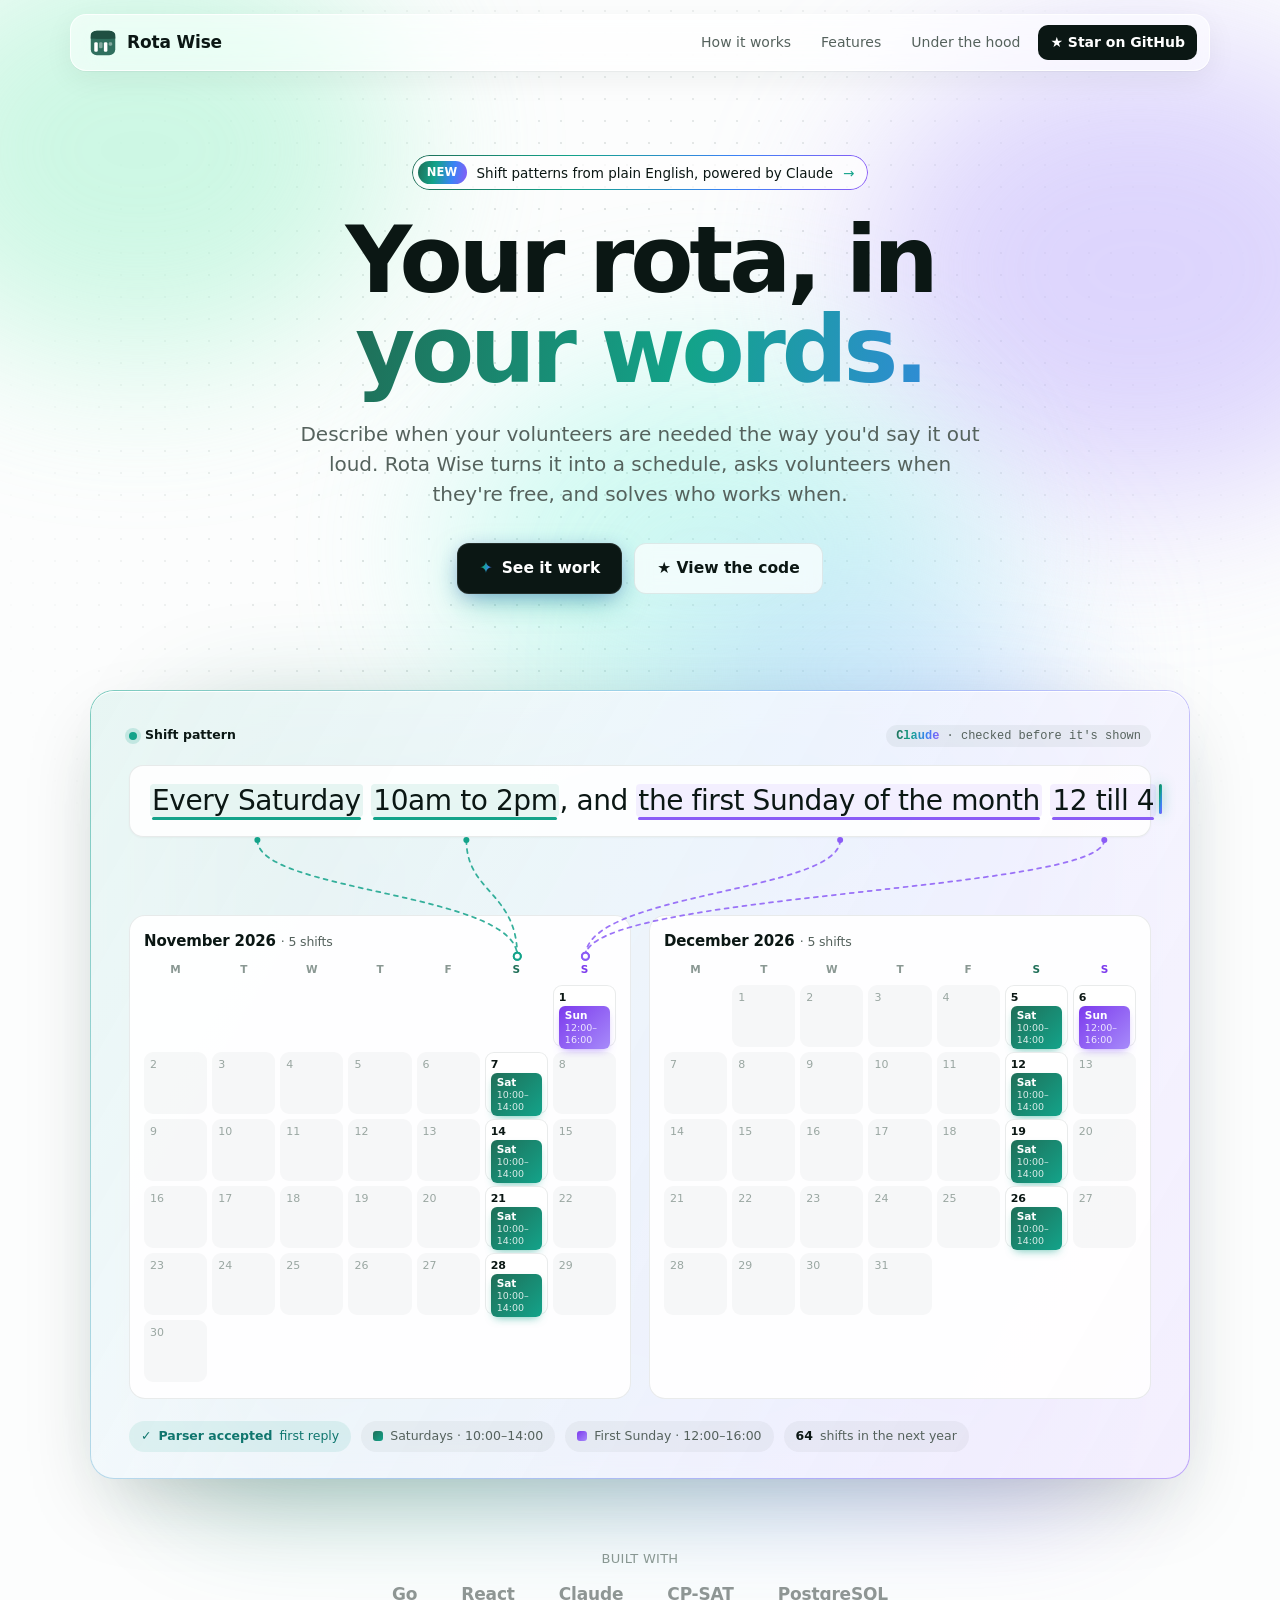
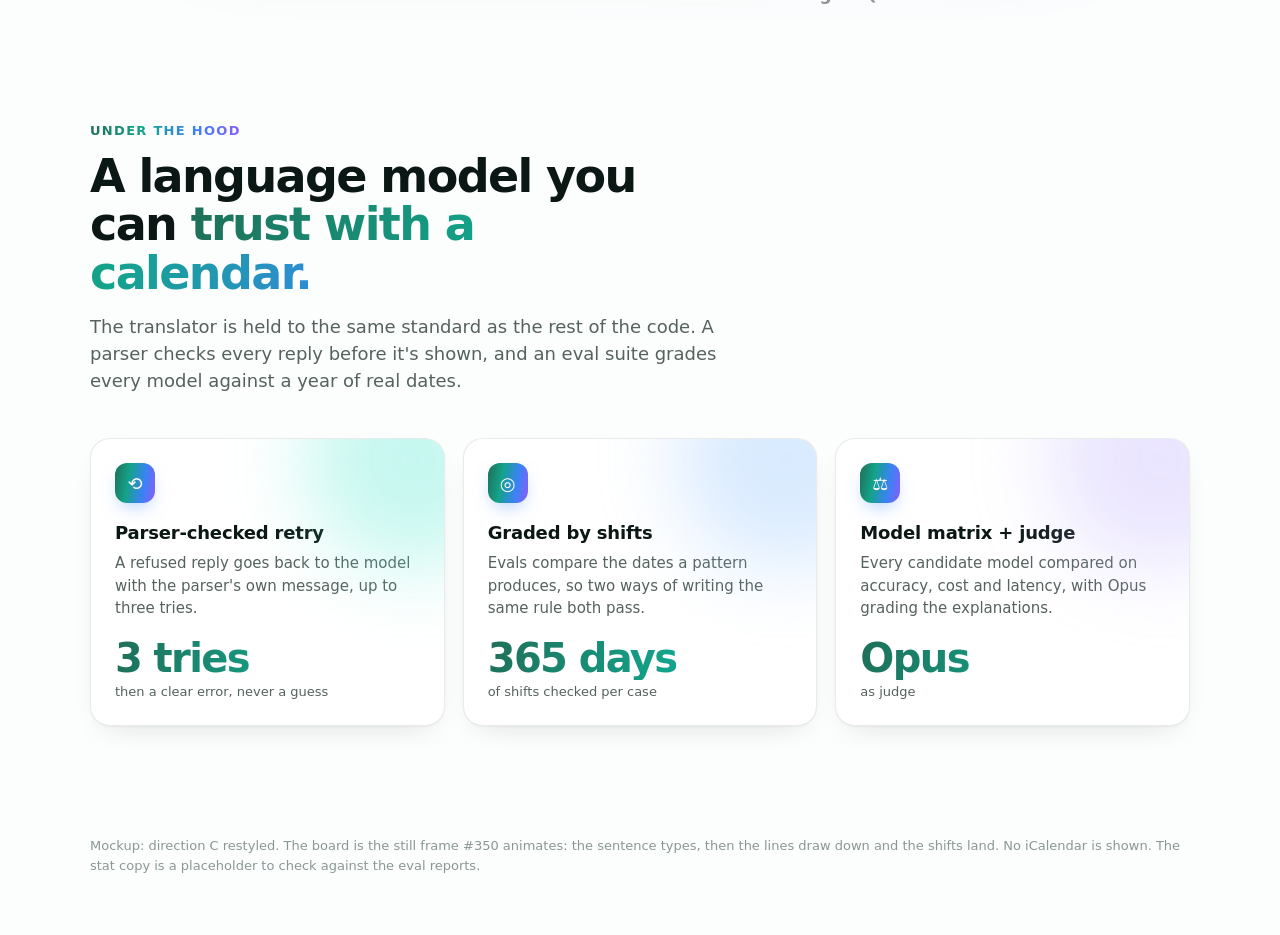
<file: issue-349/splash-mockup.html>
<!doctype html>
<html lang="en-GB">
<head>
<meta charset="utf-8" />
<meta name="viewport" content="width=device-width, initial-scale=1" />
<title>Rota Wise: direction C, start-up polish</title>
<style>
  :root {
    color-scheme: light;
    --text: #55625d;
    --text-h: #0b1714;
    --border: rgba(15, 42, 35, 0.09);
    --band: #1f4f42;
    --accent: #2f6f5e;
    /* The gradient: the logo's greens running out into teal and violet. */
    --g1: #1f6f58;
    --g2: #13a38a;
    --g3: #3b82f6;
    --g4: #8b5cf6;
    --grad: linear-gradient(100deg, var(--g1) 0%, var(--g2) 35%, var(--g3) 70%, var(--g4) 100%);
    --p1: #2563eb; --p2: #0d9488; --p3: #8b5cf6; --p4: #db2777;
    --sans: "Inter", system-ui, "Segoe UI", Roboto, sans-serif;
    --mono: ui-monospace, "SF Mono", "JetBrains Mono", Menlo, monospace;
    font: 16px/1.5 var(--sans);
    color: var(--text);
    -webkit-font-smoothing: antialiased;
  }
  * { box-sizing: border-box; }
  body { margin: 0; background: #fcfdfd; overflow-x: hidden; }
  h1, h2, h3 { color: var(--text-h); margin: 0; }

  /* --- backdrop: aurora blobs over a faint dot grid that fades out --- */
  .sky { position: relative; isolation: isolate; overflow: hidden; }
  .sky::before {
    content: ""; position: absolute; inset: 0; z-index: -2;
    background-image: radial-gradient(rgba(15,42,35,.13) 1px, transparent 1px);
    background-size: 22px 22px;
    -webkit-mask-image: radial-gradient(ellipse 70% 55% at 50% 30%, #000 30%, transparent 75%);
            mask-image: radial-gradient(ellipse 70% 55% at 50% 30%, #000 30%, transparent 75%);
  }
  .blob { position: absolute; z-index: -1; border-radius: 50%; filter: blur(80px); opacity: .55; animation: drift 18s ease-in-out infinite alternate; }
  .blob.b1 { width: 520px; height: 420px; left: -120px; top: -60px; background: #a7f3d0; }
  .blob.b2 { width: 560px; height: 460px; right: -140px; top: 40px; background: #c4b5fd; animation-delay: -6s; }
  .blob.b3 { width: 520px; height: 380px; left: 35%; top: 360px; background: #99f6e4; opacity: .45; animation-delay: -12s; }
  .blob.b4 { width: 380px; height: 300px; right: 18%; top: 520px; background: #bfdbfe; opacity: .5; animation-delay: -3s; }
  @keyframes drift { to { transform: translate(40px, 30px) scale(1.08); } }

  /* --- nav --- */
  .nav { position: sticky; top: 14px; z-index: 5; max-width: 1140px; margin: 14px auto 0; display: flex; align-items: center; justify-content: space-between;
         padding: 10px 12px 10px 18px; border-radius: 16px; background: rgba(255,255,255,.6); backdrop-filter: blur(14px) saturate(1.4);
         -webkit-backdrop-filter: blur(14px) saturate(1.4); border: 1px solid rgba(255,255,255,.8); box-shadow: 0 1px 0 rgba(15,42,35,.04), 0 8px 30px rgba(15,42,35,.06); }
  .brand { display: flex; align-items: center; gap: 10px; font-weight: 700; color: var(--text-h); font-size: 17px; letter-spacing: -0.01em; }
  .links { display: flex; gap: 6px; font-size: 14px; align-items: center; }
  .links a { color: var(--text); text-decoration: none; padding: 7px 12px; border-radius: 10px; }
  .links a:hover { background: rgba(15,42,35,.05); color: var(--text-h); }
  .links a.gh { display: inline-flex; gap: 8px; align-items: center; color: #fff; background: var(--text-h); font-weight: 600; }

  /* --- hero --- */
  .hero { max-width: 1140px; margin: 0 auto; padding: 84px 20px 40px; text-align: center; }
  .badge { position: relative; display: inline-flex; align-items: center; gap: 10px; font-size: 13.5px; font-weight: 500; color: var(--text-h);
           padding: 6px 14px 6px 6px; border-radius: 99px; background: rgba(255,255,255,.75); }
  .badge::before { /* gradient hairline border */
    content: ""; position: absolute; inset: 0; border-radius: inherit; padding: 1px; background: var(--grad);
    -webkit-mask: linear-gradient(#000 0 0) content-box, linear-gradient(#000 0 0); -webkit-mask-composite: xor; mask-composite: exclude; }
  .badge .new { font-size: 11.5px; font-weight: 700; color: #fff; background: var(--grad); padding: 3px 9px; border-radius: 99px; letter-spacing: .02em; }
  .badge .arrow { color: var(--g2); }
  h1.big { font-size: 92px; line-height: .98; letter-spacing: -0.045em; font-weight: 750; margin: 26px auto 22px; max-width: 12ch; }
  .shine {
    background: linear-gradient(100deg, var(--g1), var(--g2), var(--g3), var(--g4), var(--g2), var(--g1));
    background-size: 300% 100%;
    -webkit-background-clip: text; background-clip: text; color: transparent;
    animation: shine 9s linear infinite;
    padding-bottom: .06em; /* keep the descender inside the clip */
  }
  @keyframes shine { to { background-position: 300% 0; } }
  .lede { font-size: 20px; max-width: 54ch; margin: 0 auto 34px; color: var(--text); }
  .cta { display: flex; gap: 12px; justify-content: center; }
  .btn { display: inline-flex; align-items: center; gap: 9px; padding: 13px 22px; border-radius: 12px; font-weight: 600; font-size: 15.5px; text-decoration: none; }
  .btn.primary { color: #fff; background: var(--text-h); position: relative;
                 box-shadow: 0 0 0 1px rgba(255,255,255,.1) inset, 0 10px 30px -6px rgba(19,163,138,.55), 0 4px 18px -4px rgba(139,92,246,.45); }
  .btn.primary .spark { background: var(--grad); -webkit-background-clip: text; background-clip: text; color: transparent; font-size: 16px; }
  .btn.ghost { color: var(--text-h); background: rgba(255,255,255,.7); border: 1px solid var(--border); backdrop-filter: blur(8px); }
  .kbd { font: 12px var(--mono); padding: 2px 6px; border-radius: 6px; background: rgba(15,42,35,.06); color: var(--text); }

  /* --- the board --- */
  .stage { max-width: 1140px; margin: 56px auto 0; padding: 0 20px; position: relative; }
  .stage::before { /* glow under the board */
    content: ""; position: absolute; left: 10%; right: 10%; top: 30px; bottom: -20px; z-index: -1; border-radius: 40px;
    background: var(--grad); filter: blur(60px); opacity: .28; }
  .board { position: relative; border-radius: 24px; padding: 34px 38px 26px;
           background: linear-gradient(rgba(255,255,255,.82), rgba(255,255,255,.82)) padding-box,
                       linear-gradient(120deg, rgba(19,163,138,.55), rgba(59,130,246,.25) 40%, rgba(139,92,246,.55)) border-box;
           border: 1px solid transparent; backdrop-filter: blur(18px); -webkit-backdrop-filter: blur(18px);
           box-shadow: 0 1px 0 #fff inset, 0 30px 80px -20px rgba(15,42,35,.25); text-align: left; }
  .board-top { display: flex; justify-content: space-between; align-items: center; margin-bottom: 18px; font-size: 12.5px; }
  .prompt-label { display: inline-flex; gap: 8px; align-items: center; font-weight: 600; color: var(--text-h); }
  .prompt-label .dot { width: 8px; height: 8px; border-radius: 50%; background: var(--g2); box-shadow: 0 0 0 4px rgba(19,163,138,.18); animation: pulse 2s ease-in-out infinite; }
  @keyframes pulse { 50% { box-shadow: 0 0 0 8px rgba(19,163,138,0); } }
  .model { font: 12px var(--mono); color: var(--text); padding: 4px 10px; border-radius: 99px; background: rgba(15,42,35,.05); }
  .model b { background: var(--grad); -webkit-background-clip: text; background-clip: text; color: transparent; }

  .sentence { font-size: 28px; line-height: 1.35; color: var(--text-h); font-weight: 500; letter-spacing: -0.015em; white-space: nowrap;
              padding: 16px 20px; border-radius: 14px; background: rgba(255,255,255,.9); border: 1px solid var(--border);
              box-shadow: 0 1px 2px rgba(15,42,35,.04); }
  .sentence mark { background: none; color: inherit; border-radius: 4px; padding: 0 2px; position: relative; }
  .sentence mark::after { content: ""; position: absolute; left: 2px; right: 2px; bottom: -3px; height: 3px; border-radius: 3px; }
  .sentence .m1 { background: rgba(19,163,138,.10); }  .sentence .m1::after { background: var(--g2); }
  .sentence .m2 { background: rgba(19,163,138,.10); } .sentence .m2::after { background: var(--g2); }
  .sentence .m3 { background: rgba(139,92,246,.09); } .sentence .m3::after { background: var(--p3); }
  .sentence .m4 { background: rgba(139,92,246,.09); } .sentence .m4::after { background: var(--p3); }
  .caret { display: inline-block; width: 2.5px; height: 1.05em; vertical-align: -4px; margin-left: 3px; border-radius: 2px;
           background: var(--grad); box-shadow: 0 0 12px rgba(19,163,138,.7); animation: blink 1.05s steps(1) infinite; }
  @keyframes blink { 50% { opacity: 0; } }

  .gap { height: 78px; }
  svg[data-lines] { position: absolute; inset: 0; width: 100%; height: 100%; pointer-events: none; overflow: visible; }
  svg[data-lines] path { stroke-dasharray: 4 5; animation: flow 1.2s linear infinite; }
  @keyframes flow { to { stroke-dashoffset: -18; } }

  .out { display: grid; grid-template-columns: 1fr 1fr 300px; gap: 18px; align-items: start; }
  .chip { border-radius: 14px; padding: 14px 16px; background: #0d1714; color: #b9c8c2; font: 12.5px/1.65 var(--mono); white-space: pre;
          box-shadow: 0 12px 30px -12px rgba(13,23,20,.5); position: relative; overflow: hidden; }
  .chip::before { content: attr(data-title); display: block; font: 600 10.5px var(--sans); letter-spacing: .08em; text-transform: uppercase; color: #6f857d; margin-bottom: 8px; }
  .chip .k { color: #6f857d; }
  .chip .p1 { color: #93b4ff; } .chip .p2 { color: #5eead4; } .chip .p3 { color: #c4b5fd; } .chip .p4 { color: #f9a8d4; }

  .cal-wrap { background: rgba(255,255,255,.9); border: 1px solid var(--border); border-radius: 14px; padding: 12px; }
  .cal-head { display: flex; justify-content: space-between; font-size: 12px; font-weight: 600; color: var(--text-h); margin-bottom: 8px; }
  .cal-head span { color: var(--text); font-weight: 500; }
  .cal { display: grid; grid-template-columns: repeat(7, 1fr); gap: 4px; font-size: 11px; }
  .cal .dow { text-align: center; font-weight: 600; color: #8a9893; font-size: 10px; }
  .cal .d { aspect-ratio: 1; border-radius: 7px; background: rgba(15,42,35,.035); color: #9aa7a2; display: grid; place-items: center; font-weight: 500; }
  .cal .d.blank { background: none; }
  .cal .d.on { color: #fff; font-weight: 700; background: linear-gradient(135deg, var(--g1), var(--g2)); box-shadow: 0 4px 10px -3px rgba(19,163,138,.6); }
  .cal .d.on2 { color: #fff; font-weight: 700; background: linear-gradient(135deg, #7c3aed, #c084fc); box-shadow: 0 4px 10px -3px rgba(139,92,246,.6); }


  .months { display: grid; grid-template-columns: 1fr 1fr; gap: 18px; }
  .month { background: rgba(255,255,255,.92); border: 1px solid var(--border); border-radius: 16px; padding: 14px 14px 16px; }
  .month .mh { display: flex; align-items: baseline; margin-bottom: 6px; }
  .month .mh b { color: var(--text-h); font-size: 15px; letter-spacing: -0.01em; }
  .month .mh span { font-size: 12.5px; font-weight: 500; color: var(--text); }
  .mg { display: grid; grid-template-columns: repeat(7, 1fr); gap: 5px; }
  .mg .dow { text-align: center; font-size: 10.5px; font-weight: 600; color: #8a9893; padding: 4px 0 2px; }
  .mg .dow:nth-child(6) { color: var(--g1); } .mg .dow:nth-child(7) { color: #7c3aed; }
  .mg .d { height: 62px; border-radius: 9px; background: rgba(15,42,35,.03); padding: 5px 6px; font-size: 11px; color: #9aa7a2; font-weight: 500;
           display: flex; flex-direction: column; justify-content: space-between; }
  .mg .d.blank { background: none; }
  .mg .d.past { opacity: .5; }
  .shift { border-radius: 6px; padding: 3px 6px; font-size: 10.5px; font-weight: 650; color: #fff; line-height: 1.25; }
  .shift small { display: block; font-weight: 500; opacity: .85; font-size: 9.5px; }
  .shift.a { background: linear-gradient(135deg, var(--g1), var(--g2)); box-shadow: 0 4px 10px -4px rgba(19,163,138,.7); }
  .shift.b { background: linear-gradient(135deg, #7c3aed, #a78bfa); box-shadow: 0 4px 10px -4px rgba(139,92,246,.7); }
  .mg .d.has { color: var(--text-h); font-weight: 700; background: rgba(255,255,255,1); box-shadow: 0 0 0 1px var(--border) inset; }
  .sw { width: 10px; height: 10px; border-radius: 3px; display: inline-block; }
  .sw.a { background: linear-gradient(135deg, var(--g1), var(--g2)); } .sw.b { background: linear-gradient(135deg, #7c3aed, #a78bfa); }
  .meta { display: flex; gap: 10px; margin-top: 22px; flex-wrap: wrap; }
  .pill { display: inline-flex; gap: 7px; align-items: center; font-size: 12.5px; padding: 6px 12px; border-radius: 99px; background: rgba(15,42,35,.045); color: var(--text); }
  .pill b { color: var(--text-h); font-weight: 600; }
  .pill.ok { background: rgba(19,163,138,.1); color: #0f766e; }
  .pill.ok b { color: #0f766e; }

  /* --- built-with strip --- */
  .built { text-align: center; padding: 70px 20px 20px; font-size: 13px; color: #8a9893; letter-spacing: .02em; }
  .built .row { display: flex; gap: 44px; justify-content: center; margin-top: 14px; }
  .built .row span { font-size: 17px; font-weight: 650; color: #24312d; opacity: .5; letter-spacing: -0.01em; }

  /* --- how it carries into the page below --- */
  .sec { max-width: 1140px; margin: 0 auto; padding: 90px 20px 110px; }
  .kicker { display: inline-block; font-size: 13px; font-weight: 700; letter-spacing: .1em; text-transform: uppercase;
            background: var(--grad); -webkit-background-clip: text; background-clip: text; color: transparent; margin-bottom: 12px; }
  .sec h2 { font-size: 46px; letter-spacing: -0.035em; line-height: 1.05; max-width: 18ch; }
  .sec h2 .shine { animation-duration: 12s; }
  .sec .sub { font-size: 18px; max-width: 58ch; margin: 16px 0 44px; }
  .cards { display: grid; grid-template-columns: repeat(3, 1fr); gap: 18px; }
  .card { position: relative; border-radius: 20px; padding: 24px; background: #fff; border: 1px solid var(--border); overflow: hidden;
          box-shadow: 0 1px 2px rgba(15,42,35,.04), 0 12px 30px -16px rgba(15,42,35,.18); }
  .card::after { content: ""; position: absolute; width: 220px; height: 220px; right: -80px; top: -90px; border-radius: 50%; filter: blur(40px); opacity: .35; }
  .card:nth-child(1)::after { background: #5eead4; } .card:nth-child(2)::after { background: #93c5fd; } .card:nth-child(3)::after { background: #c4b5fd; }
  .card .ic { width: 40px; height: 40px; border-radius: 12px; display: grid; place-items: center; color: #fff; font-size: 18px; margin-bottom: 16px; background: var(--grad);
              box-shadow: 0 8px 20px -8px rgba(59,130,246,.6); }
  .card h3 { font-size: 18px; letter-spacing: -0.01em; margin-bottom: 6px; }
  .card p { margin: 0; font-size: 15px; }
  .stat { font-size: 40px; font-weight: 750; letter-spacing: -0.04em; line-height: 1; margin: 18px 0 2px; }
  .stat-label { font-size: 13px; }

  .note { max-width: 1140px; margin: 0 auto; padding: 0 20px 60px; font-size: 13px; color: #8a9893; }

  @media (prefers-reduced-motion: reduce) {
    *, *::before, *::after { animation: none !important; }
  }
</style>
</head>
<body>
<div class="sky">
  <div class="blob b1"></div><div class="blob b2"></div><div class="blob b3"></div><div class="blob b4"></div>

  <nav class="nav">
    <div class="brand"><svg class="logo" width="28" height="28"></svg>Rota Wise</div>
    <div class="links"><a>How it works</a><a>Features</a><a>Under the hood</a><a class="gh">★ Star on GitHub</a></div>
  </nav>

  <section class="hero">
    <span class="badge"><span class="new">NEW</span> Shift patterns from plain English, powered by Claude <span class="arrow">→</span></span>
    <h1 class="big">Your rota, in <span class="shine">your words.</span></h1>
    <p class="lede">Describe when your volunteers are needed the way you'd say it out loud. Rota Wise turns it into a schedule, asks volunteers when they're free, and solves who works when.</p>
    <div class="cta">
      <a class="btn primary"><span class="spark">✦</span> See it work</a>
      <a class="btn ghost">★ View the code</a>
    </div>
  </section>

  <div class="stage">
    <div class="board">
      <div class="board-top">
        <span class="prompt-label"><span class="dot"></span>Shift pattern</span>
        <span class="model"><b>Claude</b> · checked before it's shown</span>
      </div>
      <div class="sentence"><mark class="m1">Every Saturday</mark> <mark class="m2">10am to 2pm</mark>, and <mark class="m3">the first Sunday of the month</mark> <mark class="m4">12 till 4</mark><span class="caret"></span></div>
      <div class="gap"></div>
      <div class="months">
        <div class="month" data-month="2026-11"></div>
        <div class="month" data-month="2026-12"></div>
      </div>
      <div class="meta">
        <span class="pill ok">✓ <b>Parser accepted</b> first reply</span>
        <span class="pill"><span class="sw a"></span>Saturdays · 10:00–14:00</span>
        <span class="pill"><span class="sw b"></span>First Sunday · 12:00–16:00</span>
        <span class="pill"><b>64</b> shifts in the next year</span>
                      </div>
      <svg data-lines></svg>
    </div>
  </div>

  <div class="built">BUILT WITH
    <div class="row"><span>Go</span><span>React</span><span>Claude</span><span>CP-SAT</span><span>PostgreSQL</span></div>
  </div>
</div>

<section class="sec">
  <div class="kicker">Under the hood</div>
  <h2>A language model you can <span class="shine">trust with a calendar.</span></h2>
  <p class="sub">The translator is held to the same standard as the rest of the code. A parser checks every reply before it's shown, and an eval suite grades every model against a year of real dates.</p>
  <div class="cards">
    <div class="card"><div class="ic">⟲</div><h3>Parser-checked retry</h3><p>A refused reply goes back to the model with the parser's own message, up to three tries.</p>
      <div class="stat shine">3 tries</div><div class="stat-label">then a clear error, never a guess</div></div>
    <div class="card"><div class="ic">◎</div><h3>Graded by shifts</h3><p>Evals compare the dates a pattern produces, so two ways of writing the same rule both pass.</p>
      <div class="stat shine">365 days</div><div class="stat-label">of shifts checked per case</div></div>
    <div class="card"><div class="ic">⚖</div><h3>Model matrix + judge</h3><p>Every candidate model compared on accuracy, cost and latency, with Opus grading the explanations.</p>
      <div class="stat shine">Opus</div><div class="stat-label">as judge</div></div>
  </div>
</section>

<p class="note">Mockup: direction C restyled. The board is the still frame #350 animates: the sentence types, then the lines draw down and the shifts land. No iCalendar is shown. The stat copy is a placeholder to check against the eval reports.</p>

<script>
  const mark = `<rect x="2" y="2" width="28" height="28" rx="7" fill="#2f6f5e"/><rect x="2" y="2" width="28" height="9" rx="7" fill="#1f4f42"/><rect x="2" y="7" width="28" height="4" fill="#1f4f42"/><g fill="#fff"><rect x="6" y="15" width="4" height="11" rx="1.5"/><rect x="11.5" y="15" width="4" height="7" rx="1.5" opacity=".4"/><rect x="17" y="15" width="4" height="11" rx="1.5"/><rect x="22.5" y="15" width="4" height="4" rx="1.5" opacity=".4"/></g>`;
  document.querySelectorAll("svg.logo").forEach(s => { s.setAttribute("viewBox", "0 0 32 32"); s.innerHTML = mark; });

  // Each month, Monday first: Saturdays get the 10–2 shift, the first Sunday the 12–4.
  document.querySelectorAll("[data-month]").forEach(el => {
    const [y, m] = el.dataset.month.split("-").map(Number);
    const first = new Date(y, m - 1, 1), days = new Date(y, m, 0).getDate();
    const off = (first.getDay() + 6) % 7;
    let n = 0, h = ["M","T","W","T","F","S","S"].map(d => `<div class="dow">${d}</div>`).join("");
    for (let i = 0; i < off; i++) h += `<div class="d blank"></div>`;
    let seenSunday = false;
    for (let d = 1; d <= days; d++) {
      const dow = (off + d - 1) % 7;
      let shift = "";
      if (dow === 5) shift = `<div class="shift a" data-k="a">Sat<small>10:00–14:00</small></div>`;
      if (dow === 6 && !seenSunday) { seenSunday = true; shift = `<div class="shift b" data-k="b">Sun<small>12:00–16:00</small></div>`; }
      if (shift) n++;
      h += `<div class="d ${shift ? "has" : ""}">${d}${shift}</div>`;
    }
    const name = first.toLocaleString("en-GB", { month: "long", year: "numeric" });
    el.innerHTML = `<div class="mh"><b>${name} <span>· ${n} shifts</span></b></div><div class="mg">${h}</div>`;
  });

  // Thread each phrase down to the first shift it made.
  function thread() {
    const board = document.querySelector(".board"), svg = board.querySelector("svg[data-lines]");
    const b = board.getBoundingClientRect();
    const links = [["m1","a","#13a38a"],["m2","a","#13a38a"],["m3","b","#8b5cf6"],["m4","b","#8b5cf6"]];
    let out = "";
    for (const [mk, k, col] of links) {
      const m = board.querySelector("." + mk).getBoundingClientRect();
      const t = document.querySelectorAll(".month")[0].querySelectorAll(".dow")[k === "a" ? 5 : 6].getBoundingClientRect();
      const x1 = m.left + m.width / 2 - b.left, y1 = m.bottom - b.top + 22;
      const x2 = t.left + t.width / 2 - b.left, y2 = t.top - b.top - 3;
      const my = y1 + (y2 - y1) * 0.45;
      out += `<circle cx="${x1}" cy="${y1}" r="3" fill="${col}"/>`;
      out += `<path d="M${x1} ${y1} C${x1} ${my}, ${x2} ${my}, ${x2} ${y2}" stroke="${col}" stroke-width="1.75" fill="none" stroke-linecap="round" opacity=".85"/>`;
      out += `<circle cx="${x2}" cy="${y2}" r="3.5" fill="#fff" stroke="${col}" stroke-width="2"/>`;
    }
    svg.innerHTML = out;
  }
  document.fonts.ready.then(thread); addEventListener("resize", thread);
</script>
</body>
</html>
</file>
